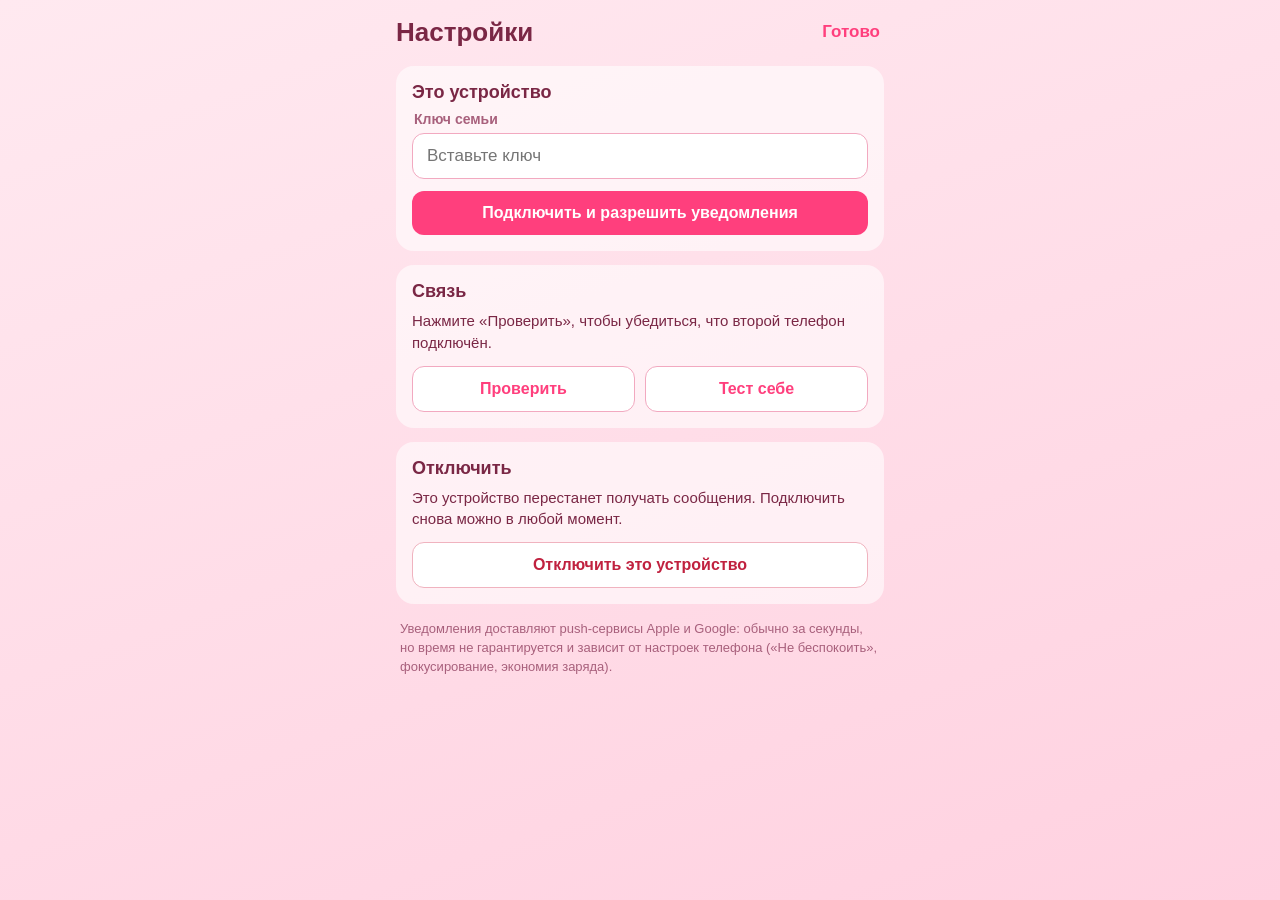
<file: index.html>
<!DOCTYPE html>
<html lang="ru">
<head>
  <meta charset="utf-8">
  <meta name="viewport" content="width=device-width, initial-scale=1, viewport-fit=cover">
  <title>Я тебя люблю ❤️</title>
  <meta name="description" content="Одно нажатие — и уведомление «Я тебя люблю ❤️»">
  <meta name="theme-color" content="#ffd1e0">
  <meta name="robots" content="noindex">
  <link rel="manifest" href="manifest.webmanifest">
  <link rel="icon" type="image/png" sizes="32x32" href="favicon-32.png">
  <link rel="apple-touch-icon" href="apple-touch-icon.png">
  <meta name="mobile-web-app-capable" content="yes">
  <meta name="apple-mobile-web-app-capable" content="yes">
  <meta name="apple-mobile-web-app-title" content="Люблю">
  <meta name="apple-mobile-web-app-status-bar-style" content="default">
  <link rel="stylesheet" href="style.css">
</head>
<body>
  <main class="screen" id="main">
    <button class="gear" id="openSettings" type="button" aria-label="Настройки">⚙︎</button>

    <section class="hero">
      <button class="heart-btn" id="heartBtn" type="button" aria-label="Отправить «Я тебя люблю»">
        <svg viewBox="0 0 100 90" aria-hidden="true">
          <defs>
            <linearGradient id="hg" x1="0" y1="0" x2="0.4" y2="1">
              <stop offset="0" stop-color="#ff9ab9"/>
              <stop offset="1" stop-color="#ff3f7d"/>
            </linearGradient>
          </defs>
          <path d="M50 84C47 82 6 56 6 28 6 14 17 5 29 5c9 0 17 5 21 13C54 10 62 5 71 5c12 0 23 9 23 23 0 28-41 54-44 56z" fill="url(#hg)"/>
          <path d="M24 20c4-5 11-6 15-3" stroke="#fff" stroke-opacity=".6" stroke-width="5" stroke-linecap="round" fill="none"/>
        </svg>
      </button>
      <p class="caption">Я тебя люблю ❤️</p>
      <p class="status" id="status" role="status" aria-live="polite"></p>
    </section>
  </main>

  <section class="sheet" id="settings" hidden aria-label="Настройки">
    <div class="sheet-inner">
      <header class="sheet-head">
        <h1>Настройки</h1>
        <button type="button" id="closeSettings" class="link">Готово</button>
      </header>

      <div class="card" id="installCard" hidden>
        <h2>Установка</h2>
        <p>Добавьте приложение на главный экран — так оно сможет получать уведомления.</p>
        <button type="button" id="installBtn" class="btn">Установить приложение</button>
      </div>

      <div class="ios-hint" id="iosHint" hidden>
        <b>Сначала установите приложение.</b>
        На iPhone уведомления работают с iOS 16.4 и только при запуске
        <u>с иконки на главном экране</u>: в Safari нажмите «Поделиться» →
        «На экран «Домой»», откройте приложение с иконки и вернитесь сюда.
      </div>

      <div class="card">
        <h2>Это устройство</h2>
        <label class="lbl" for="familyKey">Ключ семьи</label>
        <input id="familyKey" type="password" autocomplete="off" autocapitalize="off" spellcheck="false" placeholder="Вставьте ключ">
        <button type="button" id="connectBtn" class="btn">Подключить и разрешить уведомления</button>
        <p class="note" id="connectMsg" aria-live="polite"></p>
      </div>

      <div class="card">
        <h2>Связь</h2>
        <p id="linkInfo">Нажмите «Проверить», чтобы убедиться, что второй телефон подключён.</p>
        <div class="row">
          <button type="button" id="checkBtn" class="btn ghost">Проверить</button>
          <button type="button" id="testBtn" class="btn ghost">Тест себе</button>
        </div>
        <p class="note" id="checkMsg" aria-live="polite"></p>
      </div>

      <div class="card">
        <h2>Отключить</h2>
        <p>Это устройство перестанет получать сообщения. Подключить снова можно в любой момент.</p>
        <button type="button" id="disconnectBtn" class="btn danger">Отключить это устройство</button>
        <p class="note" id="disconnectMsg" aria-live="polite"></p>
      </div>

      <p class="foot">Уведомления доставляют push-сервисы Apple и Google: обычно за секунды, но время не гарантируется и зависит от настроек телефона («Не беспокоить», фокусирование, экономия заряда).</p>
    </div>
  </section>

  <script src="config.js"></script>
  <script src="app.js"></script>
</body>
</html>
</file>
<file: style.css>
:root {
  --pink-1: #ffe9f0;
  --pink-2: #ffd1e0;
  --pink-3: #ffb8d0;
  --accent: #ff3f7d;
  --accent-2: #ff6f9c;
  --text: #7a2745;
  --muted: #a8607c;
  --glass: rgba(255, 255, 255, .58);
  --line: #f2a9c0;
}
* { box-sizing: border-box; -webkit-tap-highlight-color: transparent; }
html, body { margin: 0; min-height: 100%; }
body {
  font-family: -apple-system, BlinkMacSystemFont, "Segoe UI", Roboto, "Helvetica Neue", Arial, sans-serif;
  color: var(--text);
  background: linear-gradient(160deg, var(--pink-1) 0%, var(--pink-2) 50%, var(--pink-3) 100%) fixed;
  -webkit-text-size-adjust: 100%;
  overscroll-behavior-y: none;
}
button, input { font: inherit; }

.screen {
  min-height: 100vh; min-height: 100dvh; position: relative;
  display: flex; flex-direction: column; align-items: center; justify-content: center;
  padding: calc(env(safe-area-inset-top, 0px) + 24px) 24px calc(env(safe-area-inset-bottom, 0px) + 24px);
}
.gear {
  position: absolute; right: 16px; top: calc(env(safe-area-inset-top, 0px) + 12px);
  width: 44px; height: 44px; border: 0; border-radius: 50%;
  background: var(--glass); color: var(--muted); font-size: 22px; cursor: pointer;
}

.hero { display: flex; flex-direction: column; align-items: center; padding: 8px 0 4px; user-select: none; -webkit-user-select: none; }
.heart-btn {
  width: min(68vw, 300px); aspect-ratio: 100 / 90; padding: 0; border: 0; background: none; cursor: pointer;
  filter: drop-shadow(0 18px 24px rgba(255, 63, 125, .35));
  animation: beat 2.6s ease-in-out infinite;
  transition: transform .12s ease, filter .12s ease;
  touch-action: manipulation;
}
.heart-btn svg { width: 100%; height: 100%; display: block; }
.heart-btn:active { animation: none; transform: scale(.9); filter: drop-shadow(0 8px 12px rgba(255, 63, 125, .3)); }
.heart-btn:focus-visible { outline: 3px solid #fff; outline-offset: 6px; border-radius: 30%; }
.heart-btn.busy { animation: pulse .7s ease-in-out infinite; }
@keyframes beat { 0%, 100% { transform: scale(1); } 50% { transform: scale(1.045); } }
@keyframes pulse { 0%, 100% { transform: scale(.94); } 50% { transform: scale(1); } }
.caption { margin: 28px 0 8px; font-size: clamp(24px, 7vw, 32px); font-weight: 700; text-align: center; }
.status { min-height: 1.5em; margin: 0; font-size: 15px; text-align: center; color: var(--muted); max-width: 340px; line-height: 1.4; }
.status.ok { color: #1f8a4c; }
.status.error { color: #c0213f; }


.float-heart { position: fixed; pointer-events: none; font-size: 28px; animation: floatUp 1.1s ease-out forwards; z-index: 5; }
@keyframes floatUp { from { opacity: 1; transform: translateY(0) scale(.8); } to { opacity: 0; transform: translateY(-140px) scale(1.4); } }

.sheet { position: fixed; inset: 0; z-index: 10; background: linear-gradient(160deg, var(--pink-1), var(--pink-2)); overflow-y: auto; -webkit-overflow-scrolling: touch; }
.sheet[hidden] { display: none; }
.sheet-inner { max-width: 520px; margin: 0 auto; padding: calc(env(safe-area-inset-top, 0px) + 12px) 16px calc(env(safe-area-inset-bottom, 0px) + 32px); }
.sheet-head { display: flex; align-items: center; justify-content: space-between; margin-bottom: 4px; }
.sheet-head h1 { font-size: 26px; margin: 0; }
.link { background: none; border: 0; font-size: 17px; color: var(--accent); font-weight: 600; padding: 10px 4px; cursor: pointer; }
.card { background: rgba(255, 255, 255, .6); border-radius: 18px; padding: 16px; margin: 14px 0; }
.card h2 { margin: 0 0 8px; font-size: 18px; }
.card p { margin: 0 0 12px; line-height: 1.45; font-size: 15px; }
.lbl { display: block; font-size: 14px; color: var(--muted); margin: 0 2px 6px; font-weight: 600; }
.card input { width: 100%; font-size: 17px; padding: 12px 14px; border-radius: 12px; border: 1px solid var(--line); background: #fff; color: var(--text); margin-bottom: 12px; }
.row { display: flex; gap: 10px; flex-wrap: wrap; }
.btn { flex: 1; width: 100%; min-width: 130px; font-size: 16px; font-weight: 600; padding: 13px 16px; border: 0; border-radius: 12px; background: var(--accent); color: #fff; cursor: pointer; }
.btn.ghost { background: #fff; color: var(--accent); border: 1px solid var(--line); }
.btn.danger { background: #fff; color: #c0213f; border: 1px solid #f0b3bf; }
.btn:disabled { opacity: .55; }
.note { margin: 12px 0 0 !important; font-size: 14px !important; color: var(--muted); }
.note:empty { display: none; }
.note.ok { color: #1f8a4c; }
.note.error { color: #c0213f; }
.ios-hint { background: #fff3cd; border-radius: 14px; padding: 12px 14px; font-size: 14px; line-height: 1.45; margin: 12px 0; color: #6b4e00; }
.ios-hint[hidden] { display: none; }
.foot { font-size: 13px; color: var(--muted); line-height: 1.45; margin: 16px 4px 0; }
@media (prefers-reduced-motion: reduce) { .heart-btn, .heart-btn.busy { animation: none; } .float-heart { animation-duration: .01s; } }
</file>
